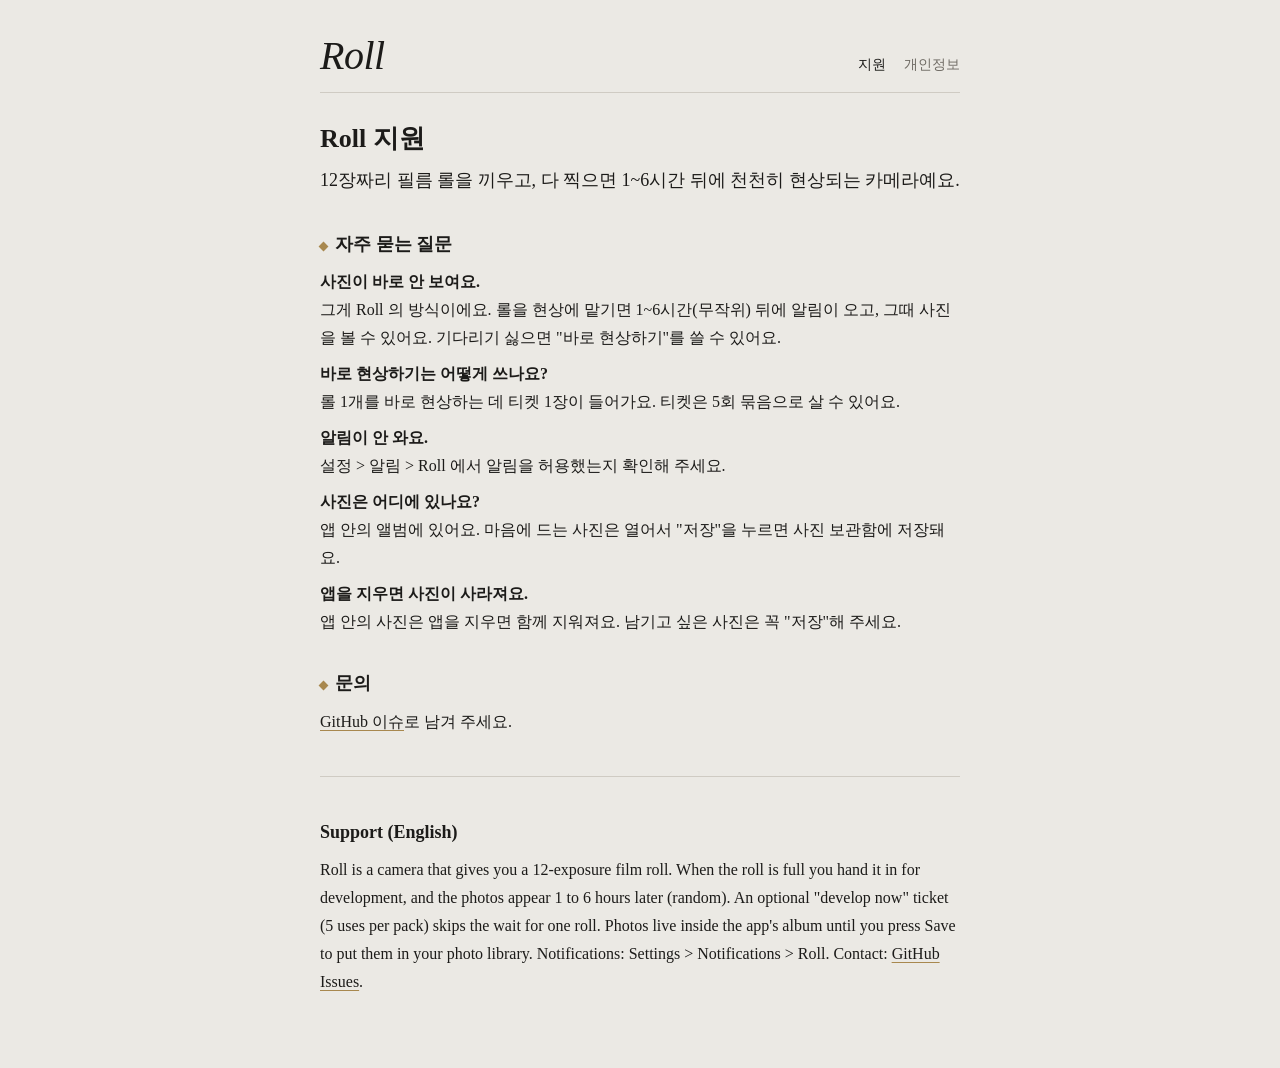
<file: docs/index.html>
<!doctype html>
<html lang="ko">
<head>
<meta charset="utf-8">
<meta name="viewport" content="width=device-width, initial-scale=1">
<title>Roll 지원</title>
<meta name="description" content="Roll 지원 페이지. 12장 필름 롤을 끼우고 한참 뒤에 천천히 현상되는 레트로 카메라.">
<link rel="stylesheet" href="style.css">
</head>
<body>
<main>
<header class="bar"><span class="logo">Roll</span><nav><a href="./" aria-current="page">지원</a><a href="privacy.html">개인정보</a></nav></header>

<h1>Roll 지원</h1>
<p class="lead">12장짜리 필름 롤을 끼우고, 다 찍으면 1~6시간 뒤에 천천히 현상되는 카메라예요.</p>

<h2><span class="diamond"></span>자주 묻는 질문</h2>
<p><strong>사진이 바로 안 보여요.</strong><br>그게 Roll 의 방식이에요. 롤을 현상에 맡기면 1~6시간(무작위) 뒤에 알림이 오고, 그때 사진을 볼 수 있어요. 기다리기 싫으면 "바로 현상하기"를 쓸 수 있어요.</p>
<p><strong>바로 현상하기는 어떻게 쓰나요?</strong><br>롤 1개를 바로 현상하는 데 티켓 1장이 들어가요. 티켓은 5회 묶음으로 살 수 있어요.</p>
<p><strong>알림이 안 와요.</strong><br>설정 &gt; 알림 &gt; Roll 에서 알림을 허용했는지 확인해 주세요.</p>
<p><strong>사진은 어디에 있나요?</strong><br>앱 안의 앨범에 있어요. 마음에 드는 사진은 열어서 "저장"을 누르면 사진 보관함에 저장돼요.</p>
<p><strong>앱을 지우면 사진이 사라져요.</strong><br>앱 안의 사진은 앱을 지우면 함께 지워져요. 남기고 싶은 사진은 꼭 "저장"해 주세요.</p>

<h2><span class="diamond"></span>문의</h2>
<p><a href="https://github.com/isla0x/roll/issues">GitHub 이슈</a>로 남겨 주세요.</p>

<hr>
<h2 lang="en">Support (English)</h2>
<div lang="en">
<p>Roll is a camera that gives you a 12-exposure film roll. When the roll is full you hand it in for development, and the photos appear 1 to 6 hours later (random). An optional "develop now" ticket (5 uses per pack) skips the wait for one roll. Photos live inside the app's album until you press Save to put them in your photo library. Notifications: Settings &gt; Notifications &gt; Roll. Contact: <a href="https://github.com/isla0x/roll/issues">GitHub Issues</a>.</p>
</div>
</main>
</body>
</html>
</file>
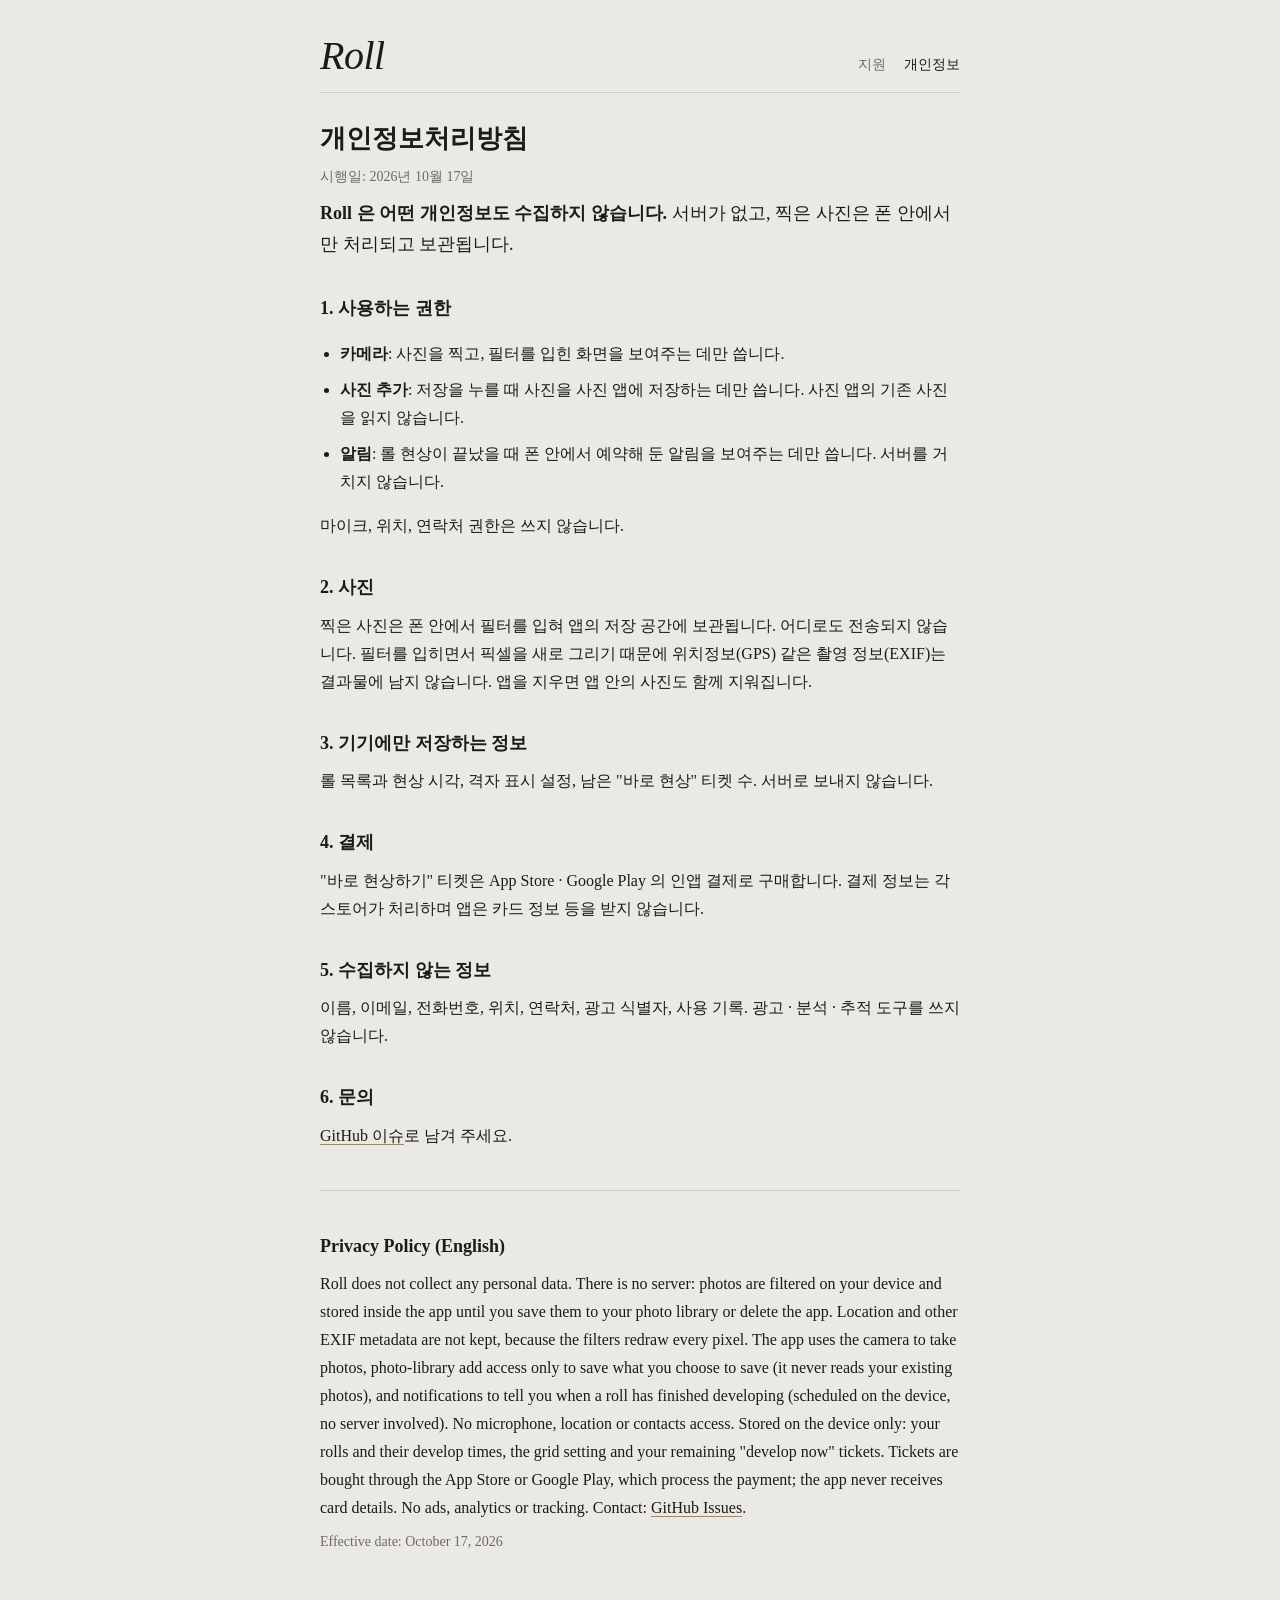
<file: docs/privacy.html>
<!doctype html>
<html lang="ko">
<head>
<meta charset="utf-8">
<meta name="viewport" content="width=device-width, initial-scale=1">
<title>Roll 개인정보처리방침</title>
<meta name="description" content="Roll 개인정보처리방침: 서버가 없고 어떤 정보도 수집하지 않습니다. 사진은 폰 안에서만 처리됩니다.">
<link rel="stylesheet" href="style.css">
</head>
<body>
<main>
<header class="bar"><span class="logo">Roll</span><nav><a href="./">지원</a><a href="privacy.html" aria-current="page">개인정보</a></nav></header>

<h1>개인정보처리방침</h1>
<p class="dim">시행일: 2026년 10월 17일</p>

<p class="lead"><strong>Roll 은 어떤 개인정보도 수집하지 않습니다.</strong> 서버가 없고, 찍은 사진은 폰 안에서만 처리되고 보관됩니다.</p>

<h2>1. 사용하는 권한</h2>
<ul>
<li><strong>카메라</strong>: 사진을 찍고, 필터를 입힌 화면을 보여주는 데만 씁니다.</li>
<li><strong>사진 추가</strong>: 저장을 누를 때 사진을 사진 앱에 저장하는 데만 씁니다. 사진 앱의 기존 사진을 읽지 않습니다.</li>
<li><strong>알림</strong>: 롤 현상이 끝났을 때 폰 안에서 예약해 둔 알림을 보여주는 데만 씁니다. 서버를 거치지 않습니다.</li>
</ul>
<p>마이크, 위치, 연락처 권한은 쓰지 않습니다.</p>

<h2>2. 사진</h2>
<p>찍은 사진은 폰 안에서 필터를 입혀 앱의 저장 공간에 보관됩니다. 어디로도 전송되지 않습니다. 필터를 입히면서 픽셀을 새로 그리기 때문에 위치정보(GPS) 같은 촬영 정보(EXIF)는 결과물에 남지 않습니다. 앱을 지우면 앱 안의 사진도 함께 지워집니다.</p>

<h2>3. 기기에만 저장하는 정보</h2>
<p>롤 목록과 현상 시각, 격자 표시 설정, 남은 "바로 현상" 티켓 수. 서버로 보내지 않습니다.</p>

<h2>4. 결제</h2>
<p>"바로 현상하기" 티켓은 App Store · Google Play 의 인앱 결제로 구매합니다. 결제 정보는 각 스토어가 처리하며 앱은 카드 정보 등을 받지 않습니다.</p>

<h2>5. 수집하지 않는 정보</h2>
<p>이름, 이메일, 전화번호, 위치, 연락처, 광고 식별자, 사용 기록. 광고 · 분석 · 추적 도구를 쓰지 않습니다.</p>

<h2>6. 문의</h2>
<p><a href="https://github.com/isla0x/roll/issues">GitHub 이슈</a>로 남겨 주세요.</p>

<hr>

<h2 lang="en">Privacy Policy (English)</h2>
<div lang="en">
<p>Roll does not collect any personal data. There is no server: photos are filtered on your device and stored inside the app until you save them to your photo library or delete the app. Location and other EXIF metadata are not kept, because the filters redraw every pixel. The app uses the camera to take photos, photo-library add access only to save what you choose to save (it never reads your existing photos), and notifications to tell you when a roll has finished developing (scheduled on the device, no server involved). No microphone, location or contacts access. Stored on the device only: your rolls and their develop times, the grid setting and your remaining "develop now" tickets. Tickets are bought through the App Store or Google Play, which process the payment; the app never receives card details. No ads, analytics or tracking. Contact: <a href="https://github.com/isla0x/roll/issues">GitHub Issues</a>.</p>
<p class="dim">Effective date: October 17, 2026</p>
</div>
</main>
</body>
</html>
</file>
<file: docs/style.css>
:root{--bg:#ebe9e4;--ink:#1c1b19;--muted:#6f6b64;--hair:#cfcbc3;--gold:#a8884e}
@media (prefers-color-scheme:dark){:root{--bg:#171614;--ink:#ece9e2;--muted:#a09b92;--hair:#33312d;--gold:#c9a96a}}
*{box-sizing:border-box}
body{margin:0;background:var(--bg);color:var(--ink);font:16px/1.75 "Gowun Batang","Apple SD Gothic Neo","Noto Serif KR",serif;padding-left:max(20px,env(safe-area-inset-left));padding-right:max(20px,env(safe-area-inset-right))}
main{max-width:640px;margin:0 auto;padding:36px 0 64px}
.bar{display:flex;justify-content:space-between;align-items:baseline;border-bottom:1px solid var(--hair);padding-bottom:14px;margin-bottom:28px}
.logo{font:italic 400 40px/1 "Cormorant Garamond",Georgia,serif;letter-spacing:-.5px}
nav a{margin-left:18px;color:var(--muted);text-decoration:none;font-size:14px}
nav a[aria-current]{color:var(--ink)}
h1{font-size:26px;line-height:1.4;margin:0 0 6px}
h2{font-size:18px;margin:32px 0 6px}
p,li{margin:8px 0}
ul{padding-left:20px}
a{color:var(--ink);text-decoration-color:var(--gold);text-underline-offset:3px}
.dim{color:var(--muted);font-size:14px}
.lead{font-size:18px}
hr{border:0;border-top:1px solid var(--hair);margin:40px 0}
.diamond{display:inline-block;width:7px;height:7px;background:var(--gold);transform:rotate(45deg);margin-right:8px}
</file>
